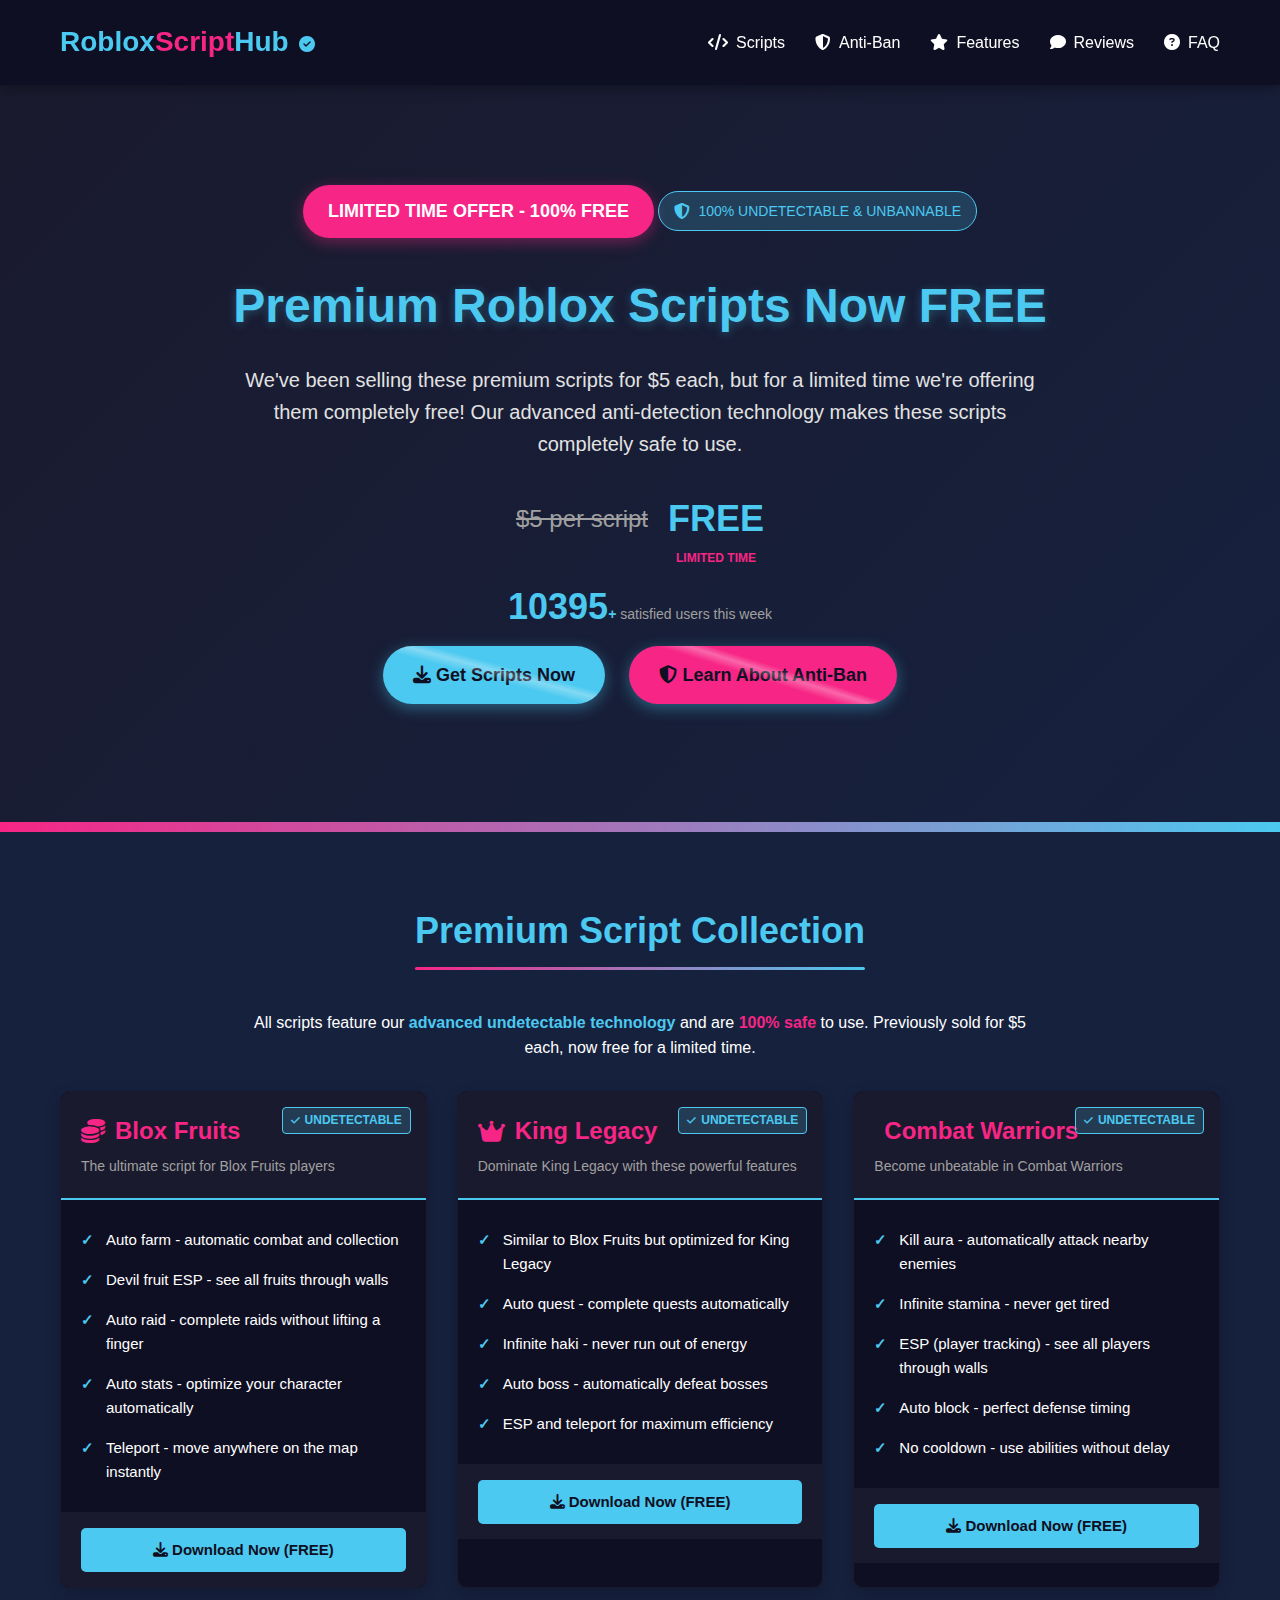
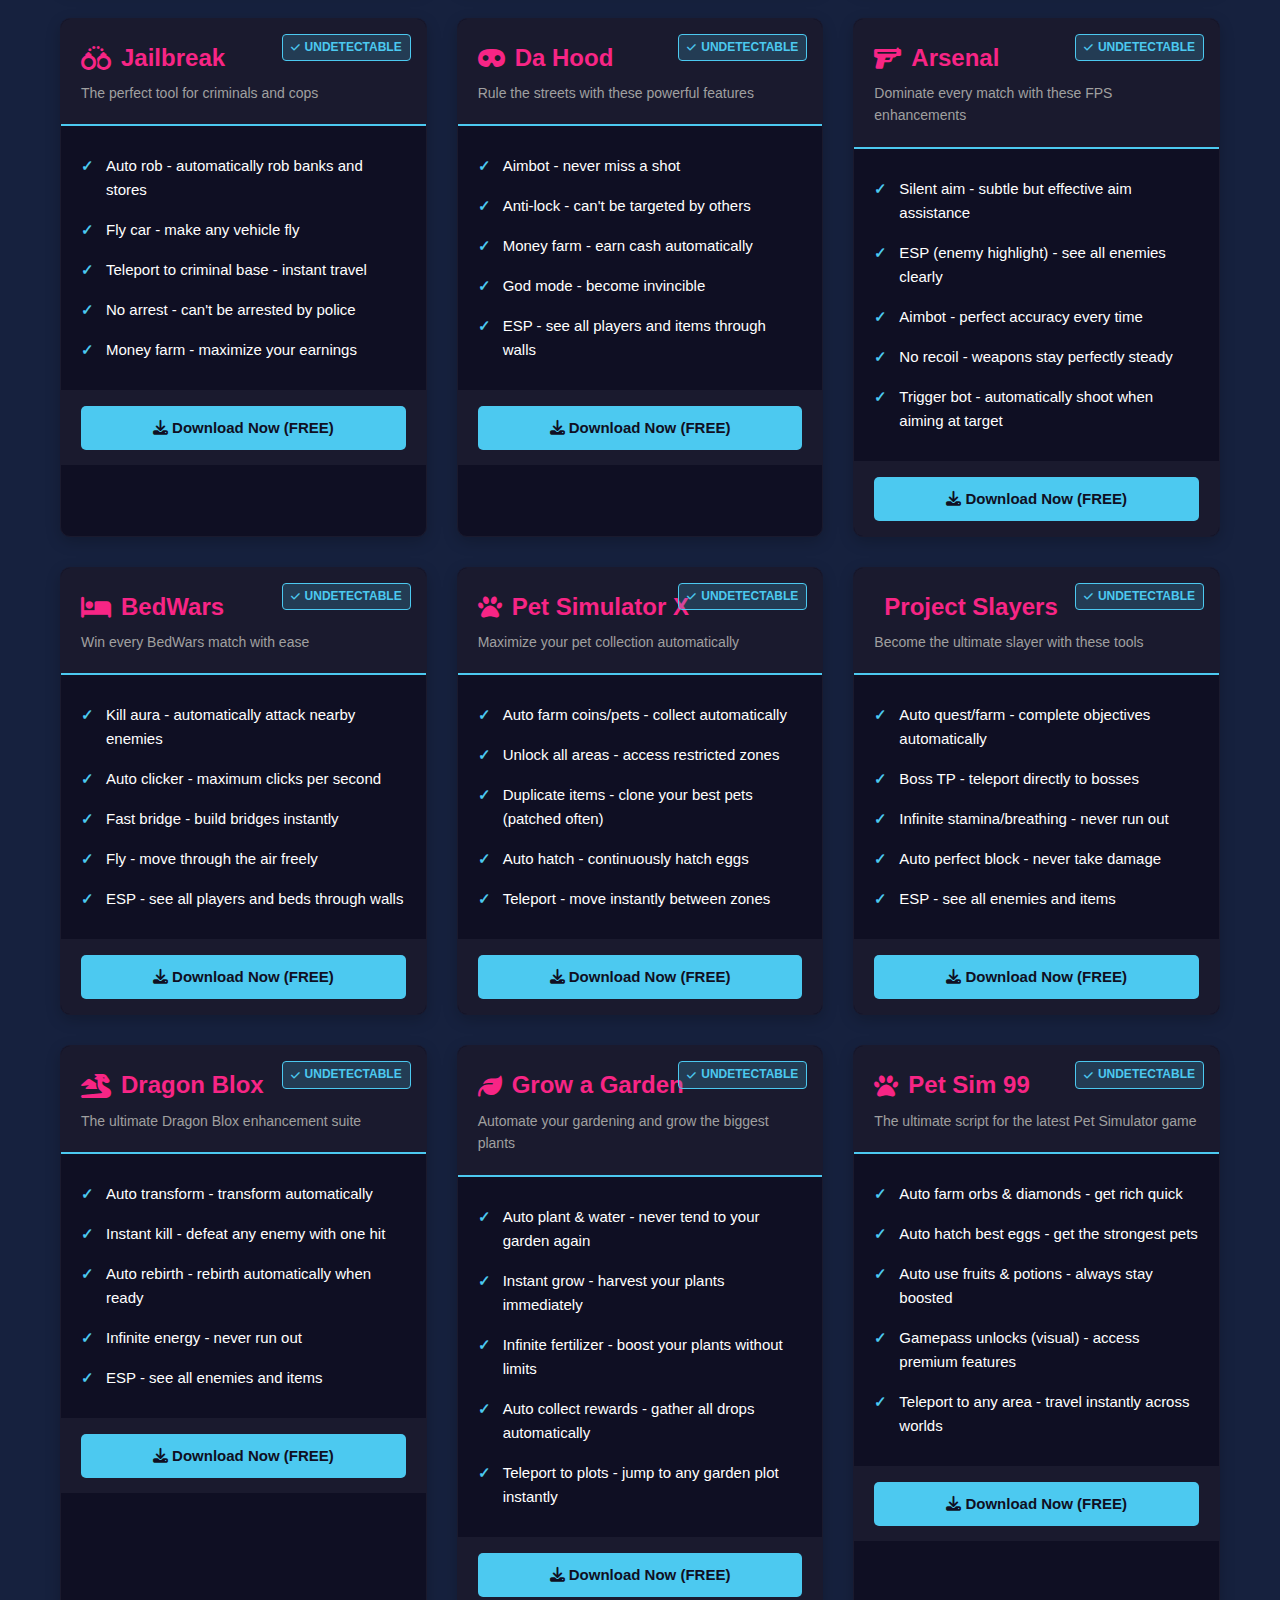
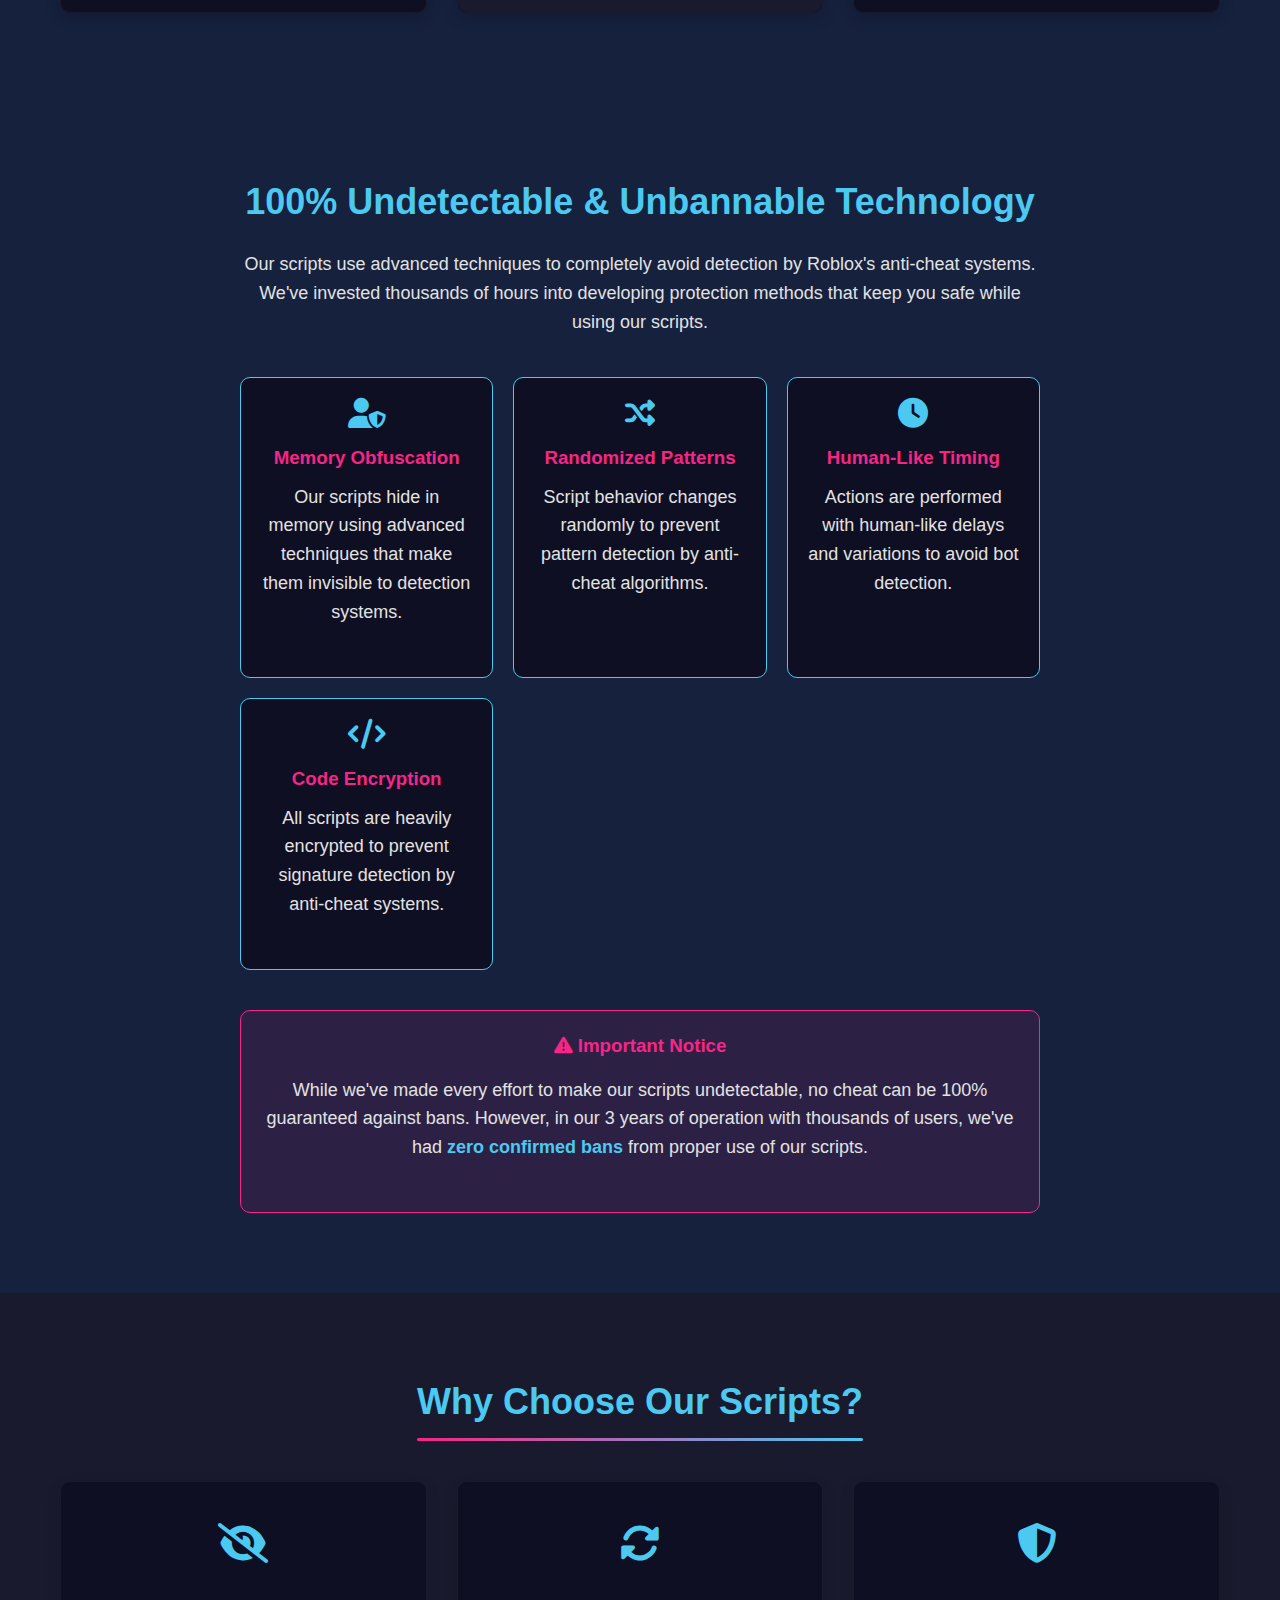
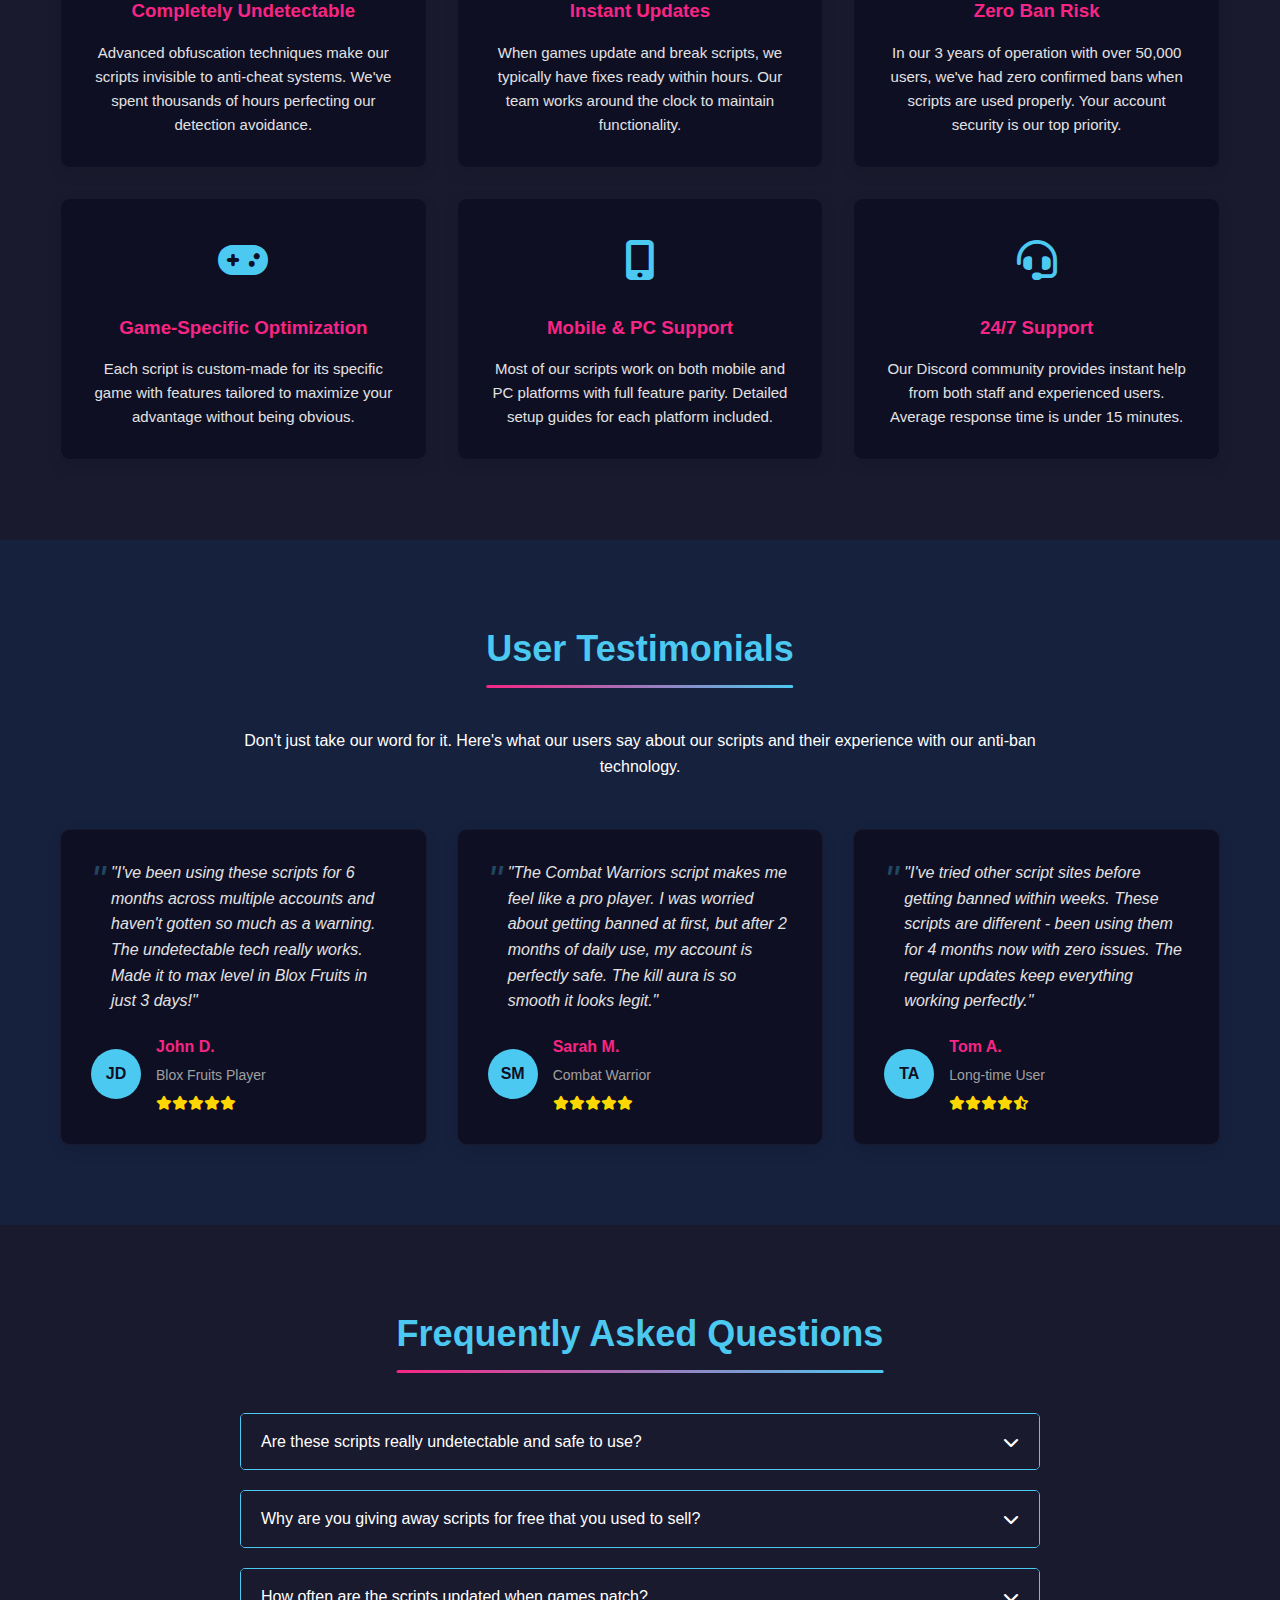
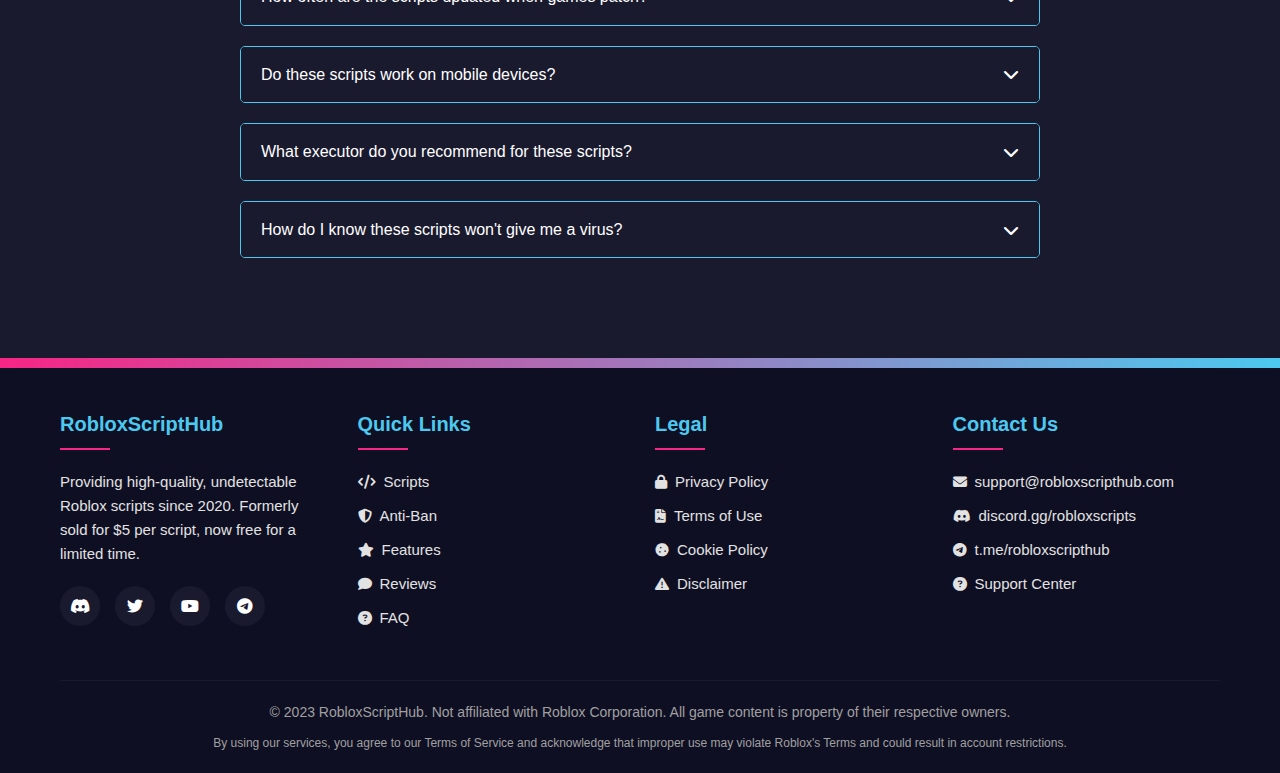
<file: index.html>
<!DOCTYPE html>
<html lang="en">
<head>
    <meta charset="UTF-8">
    <meta name="viewport" content="width=device-width, initial-scale=1.0">
    <title>Roblox Script Hub | 100% Undetectable & Unbannable Scripts (FREE)</title>
    <link rel="stylesheet" href="https://cdnjs.cloudflare.com/ajax/libs/font-awesome/6.4.0/css/all.min.css">
    <style>
        /* Global Styles */
        * {
            margin: 0;
            padding: 0;
            box-sizing: border-box;
            font-family: 'Segoe UI', Tahoma, Geneva, Verdana, sans-serif;
        }
        
        body {
            background-color: #1a1a2e;
            color: #ffffff;
            line-height: 1.6;
            overflow-x: hidden;
        }
        
        .container {
            max-width: 1200px;
            margin: 0 auto;
            padding: 0 20px;
        }
        
        /* Header Styles */
        header {
            background-color: #0f0f23;
            padding: 20px 0;
            box-shadow: 0 4px 12px rgba(0, 0, 0, 0.3);
            position: sticky;
            top: 0;
            z-index: 100;
        }
        
        .header-content {
            display: flex;
            justify-content: space-between;
            align-items: center;
        }
        
        .logo {
            font-size: 28px;
            font-weight: 700;
            color: #4cc9f0;
            display: flex;
            align-items: center;
        }
        
        .logo span {
            color: #f72585;
        }
        
        .verified-badge {
            font-size: 16px;
            color: #4cc9f0;
            margin-left: 10px;
            position: relative;
            top: 2px;
        }
        
        nav ul {
            display: flex;
            list-style: none;
        }
        
        nav ul li {
            margin-left: 30px;
            position: relative;
        }
        
        nav ul li a {
            color: #ffffff;
            text-decoration: none;
            font-weight: 500;
            transition: color 0.3s;
            display: flex;
            align-items: center;
        }
        
        nav ul li a:hover {
            color: #4cc9f0;
        }
        
        nav ul li a i {
            margin-right: 8px;
            font-size: 16px;
        }
        
        /* Hero Section */
        .hero {
            padding: 100px 0;
            background: linear-gradient(135deg, #1a1a2e 0%, #16213e 100%);
            text-align: center;
            position: relative;
            overflow: hidden;
        }
        
        .hero::before {
            content: "";
            position: absolute;
            top: 0;
            left: 0;
            right: 0;
            bottom: 0;
            background: url('https://i.imgur.com/JqYeZ7L.png') center/cover no-repeat;
            opacity: 0.05;
            z-index: 0;
        }
        
        .hero-content {
            position: relative;
            z-index: 1;
        }
        
        .hero h1 {
            font-size: 48px;
            margin-bottom: 20px;
            color: #4cc9f0;
            text-shadow: 0 2px 10px rgba(76, 201, 240, 0.3);
        }
        
        .hero p {
            font-size: 20px;
            max-width: 800px;
            margin: 0 auto 30px;
            color: #e2e2e2;
        }
        
        .discount-badge {
            background-color: #f72585;
            color: white;
            padding: 12px 25px;
            border-radius: 50px;
            font-weight: bold;
            display: inline-block;
            margin-bottom: 30px;
            animation: pulse 2s infinite;
            font-size: 18px;
            box-shadow: 0 4px 15px rgba(247, 37, 133, 0.4);
        }
        
        @keyframes pulse {
            0% { transform: scale(1); }
            50% { transform: scale(1.05); }
            100% { transform: scale(1); }
        }
        
        .security-badge {
            display: inline-flex;
            align-items: center;
            background-color: rgba(76, 201, 240, 0.2);
            color: #4cc9f0;
            padding: 8px 15px;
            border-radius: 50px;
            font-size: 14px;
            margin-bottom: 20px;
            border: 1px solid #4cc9f0;
        }
        
        .security-badge i {
            margin-right: 8px;
            font-size: 16px;
        }
        
        .cta-button {
            display: inline-block;
            background-color: #4cc9f0;
            color: #0f0f23;
            padding: 15px 30px;
            border-radius: 50px;
            text-decoration: none;
            font-weight: bold;
            font-size: 18px;
            transition: all 0.3s;
            margin: 10px;
            box-shadow: 0 4px 15px rgba(76, 201, 240, 0.4);
            position: relative;
            overflow: hidden;
        }
        
        .cta-button:hover {
            background-color: #f72585;
            transform: translateY(-3px);
            box-shadow: 0 10px 20px rgba(0, 0, 0, 0.2);
        }
        
        .cta-button::after {
            content: "";
            position: absolute;
            top: -50%;
            left: -50%;
            width: 200%;
            height: 200%;
            background: linear-gradient(
                to bottom right,
                rgba(255, 255, 255, 0) 0%,
                rgba(255, 255, 255, 0) 45%,
                rgba(255, 255, 255, 0.3) 48%,
                rgba(255, 255, 255, 0) 52%,
                rgba(255, 255, 255, 0) 100%
            );
            transform: rotate(30deg);
            animation: shine 3s infinite;
        }
        
        @keyframes shine {
            0% { left: -50%; }
            20% { left: 100%; }
            100% { left: 100%; }
        }
        
        .price-comparison {
            display: flex;
            justify-content: center;
            align-items: center;
            margin-top: 30px;
            margin-bottom: 20px;
        }
        
        .old-price {
            text-decoration: line-through;
            color: #a0a0a0;
            margin-right: 20px;
            font-size: 24px;
        }
        
        .new-price {
            color: #4cc9f0;
            font-size: 36px;
            font-weight: bold;
            position: relative;
        }
        
        .new-price::after {
            content: "LIMITED TIME";
            position: absolute;
            bottom: -20px;
            left: 50%;
            transform: translateX(-50%);
            font-size: 12px;
            color: #f72585;
            font-weight: bold;
            white-space: nowrap;
        }
        
        .user-count {
            margin-top: 30px;
            font-size: 14px;
            color: #a0a0a0;
        }
        
        .user-count strong {
            color: #4cc9f0;
            font-weight: bold;
        }
        
        /* Scripts Section */
        .scripts-section {
            padding: 80px 0;
            background-color: #16213e;
            position: relative;
        }
        
        .scripts-section::before {
            content: "";
            position: absolute;
            top: 0;
            left: 0;
            right: 0;
            height: 10px;
            background: linear-gradient(90deg, #f72585, #4cc9f0, #f72585);
            background-size: 200% 100%;
            animation: gradient 3s linear infinite;
        }
        
        @keyframes gradient {
            0% { background-position: 0% 50%; }
            50% { background-position: 100% 50%; }
            100% { background-position: 0% 50%; }
        }
        
        .section-title {
            text-align: center;
            margin-bottom: 50px;
            font-size: 36px;
            color: #4cc9f0;
            position: relative;
            display: inline-block;
            left: 50%;
            transform: translateX(-50%);
        }
        
        .section-title::after {
            content: "";
            position: absolute;
            bottom: -10px;
            left: 0;
            width: 100%;
            height: 3px;
            background: linear-gradient(90deg, #f72585, #4cc9f0);
            border-radius: 3px;
        }
        
        .script-cards {
            display: grid;
            grid-template-columns: repeat(auto-fill, minmax(350px, 1fr));
            gap: 30px;
        }
        
        .script-card {
            background-color: #0f0f23;
            border-radius: 10px;
            overflow: hidden;
            box-shadow: 0 5px 15px rgba(0, 0, 0, 0.2);
            transition: transform 0.3s;
            border: 1px solid #1a1a2e;
            position: relative;
        }
        
        .script-card:hover {
            transform: translateY(-10px);
            box-shadow: 0 15px 30px rgba(0, 0, 0, 0.3);
            border-color: #4cc9f0;
        }
        
        .script-header {
            padding: 20px;
            background-color: #1a1a2e;
            border-bottom: 2px solid #4cc9f0;
            position: relative;
        }
        
        .script-header h3 {
            font-size: 24px;
            margin-bottom: 5px;
            color: #f72585;
            display: flex;
            align-items: center;
        }
        
        .script-header h3 i {
            margin-right: 10px;
        }
        
        .script-header p {
            color: #a0a0a0;
            font-size: 14px;
        }
        
        .undetectable-badge {
            position: absolute;
            top: 15px;
            right: 15px;
            background-color: rgba(76, 201, 240, 0.2);
            color: #4cc9f0;
            padding: 3px 8px;
            border-radius: 4px;
            font-size: 12px;
            font-weight: bold;
            border: 1px solid #4cc9f0;
            display: flex;
            align-items: center;
        }
        
        .undetectable-badge i {
            margin-right: 5px;
            font-size: 10px;
        }
        
        .script-features {
            padding: 20px;
        }
        
        .script-features ul {
            list-style: none;
        }
        
        .script-features ul li {
            padding: 8px 0;
            position: relative;
            padding-left: 25px;
            font-size: 15px;
        }
        
        .script-features ul li:before {
            content: "✓";
            color: #4cc9f0;
            position: absolute;
            left: 0;
            font-weight: bold;
        }
        
        .script-download {
            padding: 15px 20px;
            text-align: center;
            background-color: #1a1a2e;
            border-top: 1px solid #1a1a2e;
        }
        
        .download-btn {
            display: inline-block;
            background-color: #4cc9f0;
            color: #0f0f23;
            padding: 10px 20px;
            border-radius: 5px;
            text-decoration: none;
            font-weight: bold;
            transition: background-color 0.3s;
            font-size: 15px;
            width: 100%;
        }
        
        .download-btn:hover {
            background-color: #f72585;
        }
        
        /* Features Section */
        .features-section {
            padding: 80px 0;
            background-color: #1a1a2e;
        }
        
        .features-grid {
            display: grid;
            grid-template-columns: repeat(auto-fill, minmax(300px, 1fr));
            gap: 30px;
        }
        
        .feature-card {
            background-color: #0f0f23;
            padding: 30px;
            border-radius: 10px;
            text-align: center;
            box-shadow: 0 5px 15px rgba(0, 0, 0, 0.1);
            border: 1px solid #1a1a2e;
            transition: transform 0.3s;
        }
        
        .feature-card:hover {
            transform: translateY(-5px);
            border-color: #4cc9f0;
        }
        
        .feature-icon {
            font-size: 40px;
            color: #4cc9f0;
            margin-bottom: 20px;
        }
        
        .feature-card h3 {
            margin-bottom: 15px;
            color: #f72585;
        }
        
        .feature-card p {
            color: #e2e2e2;
            font-size: 15px;
        }
        
        /* Testimonials */
        .testimonials-section {
            padding: 80px 0;
            background-color: #16213e;
        }
        
        .testimonials {
            display: grid;
            grid-template-columns: repeat(auto-fill, minmax(300px, 1fr));
            gap: 30px;
            margin-top: 50px;
        }
        
        .testimonial-card {
            background-color: #0f0f23;
            padding: 30px;
            border-radius: 10px;
            box-shadow: 0 5px 15px rgba(0, 0, 0, 0.1);
            border: 1px solid #1a1a2e;
            transition: transform 0.3s;
        }
        
        .testimonial-card:hover {
            transform: translateY(-5px);
            border-color: #4cc9f0;
        }
        
        .testimonial-text {
            font-style: italic;
            margin-bottom: 20px;
            color: #e2e2e2;
            position: relative;
            padding-left: 20px;
        }
        
        .testimonial-text::before {
            content: '"';
            position: absolute;
            left: 0;
            top: 0;
            color: #4cc9f0;
            font-size: 40px;
            line-height: 1;
            opacity: 0.3;
        }
        
        .testimonial-author {
            display: flex;
            align-items: center;
        }
        
        .author-avatar {
            width: 50px;
            height: 50px;
            border-radius: 50%;
            background-color: #4cc9f0;
            margin-right: 15px;
            display: flex;
            align-items: center;
            justify-content: center;
            font-weight: bold;
            color: #0f0f23;
            flex-shrink: 0;
        }
        
        .author-info h4 {
            color: #f72585;
            margin-bottom: 5px;
        }
        
        .author-info p {
            color: #a0a0a0;
            font-size: 14px;
        }
        
        .rating {
            color: #ffd700;
            margin-top: 5px;
            font-size: 14px;
        }
        
        /* FAQ Section */
        .faq-section {
            padding: 80px 0;
            background-color: #1a1a2e;
        }
        
        .faq-container {
            max-width: 800px;
            margin: 0 auto;
        }
        
        .faq-item {
            margin-bottom: 20px;
            border: 1px solid #4cc9f0;
            border-radius: 5px;
            overflow: hidden;
            background-color: #0f0f23;
        }
        
        .faq-question {
            padding: 15px 20px;
            background-color: #1a1a2e;
            cursor: pointer;
            display: flex;
            justify-content: space-between;
            align-items: center;
            font-weight: 500;
            transition: background-color 0.3s;
        }
        
        .faq-question:hover {
            background-color: #1a1a2e;
        }
        
        .faq-answer {
            padding: 20px;
            background-color: #0f0f23;
            display: none;
            color: #e2e2e2;
        }
        
        .faq-item.active .faq-answer {
            display: block;
        }
        
        .faq-question i {
            transition: transform 0.3s;
        }
        
        .faq-item.active .faq-question i {
            transform: rotate(180deg);
        }
        
        /* Anti-Ban Section */
        .antiban-section {
            padding: 80px 0;
            background-color: #16213e;
            text-align: center;
        }
        
        .antiban-content {
            max-width: 800px;
            margin: 0 auto;
        }
        
        .antiban-content h2 {
            color: #4cc9f0;
            margin-bottom: 20px;
            font-size: 36px;
        }
        
        .antiban-content p {
            color: #e2e2e2;
            margin-bottom: 30px;
            font-size: 18px;
        }
        
        .antiban-features {
            display: grid;
            grid-template-columns: repeat(auto-fill, minmax(250px, 1fr));
            gap: 20px;
            margin-top: 40px;
        }
        
        .antiban-feature {
            background-color: #0f0f23;
            padding: 20px;
            border-radius: 10px;
            border: 1px solid #4cc9f0;
        }
        
        .antiban-feature i {
            font-size: 30px;
            color: #4cc9f0;
            margin-bottom: 15px;
        }
        
        .antiban-feature h3 {
            color: #f72585;
            margin-bottom: 10px;
        }
        
        /* Footer */
        footer {
            background-color: #0f0f23;
            padding: 50px 0 20px;
            position: relative;
        }
        
        footer::before {
            content: "";
            position: absolute;
            top: 0;
            left: 0;
            right: 0;
            height: 10px;
            background: linear-gradient(90deg, #f72585, #4cc9f0, #f72585);
            background-size: 200% 100%;
            animation: gradient 3s linear infinite;
        }
        
        .footer-content {
            display: grid;
            grid-template-columns: repeat(auto-fill, minmax(250px, 1fr));
            gap: 30px;
            margin-bottom: 40px;
        }
        
        .footer-column h3 {
            color: #4cc9f0;
            margin-bottom: 20px;
            font-size: 20px;
            position: relative;
            padding-bottom: 10px;
        }
        
        .footer-column h3::after {
            content: "";
            position: absolute;
            bottom: 0;
            left: 0;
            width: 50px;
            height: 2px;
            background-color: #f72585;
        }
        
        .footer-column ul {
            list-style: none;
        }
        
        .footer-column ul li {
            margin-bottom: 10px;
        }
        
        .footer-column ul li a {
            color: #e2e2e2;
            text-decoration: none;
            transition: color 0.3s;
            font-size: 15px;
            display: flex;
            align-items: center;
        }
        
        .footer-column ul li a:hover {
            color: #f72585;
        }
        
        .footer-column ul li a i {
            margin-right: 8px;
            font-size: 14px;
        }
        
        .footer-column p {
            color: #e2e2e2;
            font-size: 15px;
            margin-bottom: 20px;
        }
        
        .social-links {
            display: flex;
            gap: 15px;
        }
        
        .social-links a {
            display: inline-block;
            width: 40px;
            height: 40px;
            background-color: #1a1a2e;
            border-radius: 50%;
            display: flex;
            align-items: center;
            justify-content: center;
            color: #ffffff;
            text-decoration: none;
            transition: all 0.3s;
        }
        
        .social-links a:hover {
            background-color: #4cc9f0;
            transform: translateY(-3px);
        }
        
        .copyright {
            text-align: center;
            padding-top: 20px;
            border-top: 1px solid #1a1a2e;
            color: #a0a0a0;
            font-size: 14px;
        }
        
        /* Cookie Consent */
        .cookie-consent {
            position: fixed;
            bottom: 0;
            left: 0;
            right: 0;
            background-color: #0f0f23;
            padding: 20px;
            box-shadow: 0 -5px 15px rgba(0, 0, 0, 0.2);
            display: none;
            z-index: 1000;
            border-top: 2px solid #4cc9f0;
        }
        
        .cookie-content {
            max-width: 1200px;
            margin: 0 auto;
            display: flex;
            justify-content: space-between;
            align-items: center;
        }
        
        .cookie-text {
            flex: 1;
            margin-right: 20px;
            color: #e2e2e2;
            font-size: 15px;
        }
        
        .cookie-text a {
            color: #4cc9f0;
            text-decoration: none;
        }
        
        .cookie-text a:hover {
            text-decoration: underline;
        }
        
        .cookie-buttons {
            display: flex;
            gap: 10px;
        }
        
        .cookie-btn {
            padding: 8px 20px;
            border-radius: 5px;
            cursor: pointer;
            font-weight: bold;
            border: none;
            font-size: 15px;
            transition: all 0.3s;
        }
        
        .accept-btn {
            background-color: #4cc9f0;
            color: #0f0f23;
        }
        
        .accept-btn:hover {
            background-color: #3aa8d8;
        }
        
        .decline-btn {
            background-color: transparent;
            color: #ffffff;
            border: 1px solid #ffffff;
        }
        
        .decline-btn:hover {
            background-color: rgba(255, 255, 255, 0.1);
        }
        
        /* Modal Styles */
        .modal {
            display: none;
            position: fixed;
            top: 0;
            left: 0;
            width: 100%;
            height: 100%;
            background-color: rgba(0, 0, 0, 0.8);
            z-index: 2000;
            padding: 20px;
            overflow-y: auto;
            color: white;
        }
        
        .modal-content {
            max-width: 800px;
            margin: 50px auto;
            background-color: #0f0f23;
            padding: 30px;
            border-radius: 10px;
            border: 2px solid #4cc9f0;
            position: relative;
        }
        
        .modal-close {
            position: absolute;
            top: 15px;
            right: 15px;
            background: none;
            border: none;
            color: #a0a0a0;
            font-size: 24px;
            cursor: pointer;
            transition: color 0.3s;
        }
        
        .modal-close:hover {
            color: #f72585;
        }
        
        .modal h2 {
            color: #4cc9f0;
            margin-bottom: 20px;
            padding-bottom: 10px;
            border-bottom: 1px solid #1a1a2e;
        }
        
        .modal h3 {
            color: #f72585;
            margin-top: 20px;
            margin-bottom: 10px;
        }
        
        .modal p, .modal ul {
            margin-bottom: 15px;
            color: #e2e2e2;
        }
        
        .modal ul {
            margin-left: 20px;
        }
        
        /* Responsive */
        @media (max-width: 768px) {
            .header-content {
                flex-direction: column;
            }
            
            nav ul {
                margin-top: 20px;
                flex-wrap: wrap;
                justify-content: center;
            }
            
            nav ul li {
                margin-left: 15px;
                margin-right: 15px;
                margin-bottom: 10px;
            }
            
            .hero h1 {
                font-size: 36px;
            }
            
            .hero p {
                font-size: 18px;
            }
            
            .price-comparison {
                flex-direction: column;
            }
            
            .old-price {
                margin-right: 0;
                margin-bottom: 10px;
            }
            
            .new-price::after {
                bottom: -25px;
            }
            
            .cookie-content {
                flex-direction: column;
                text-align: center;
            }
            
            .cookie-text {
                margin-right: 0;
                margin-bottom: 15px;
            }
            
            .cookie-buttons {
                justify-content: center;
            }
        }
        
        @media (max-width: 480px) {
            .hero h1 {
                font-size: 28px;
            }
            
            .hero p {
                font-size: 16px;
            }
            
            .discount-badge {
                font-size: 16px;
                padding: 10px 20px;
            }
            
            .cta-button {
                padding: 12px 25px;
                font-size: 16px;
                margin: 5px;
            }
            
            .script-cards {
                grid-template-columns: 1fr;
            }
            
            .features-grid {
                grid-template-columns: 1fr;
            }
            
            .testimonials {
                grid-template-columns: 1fr;
            }
        }
        
        /* Animation Classes */
        .fade-in {
            animation: fadeIn 1s ease-in;
        }
        
        @keyframes fadeIn {
            from { opacity: 0; }
            to { opacity: 1; }
        }
        
        .slide-up {
            animation: slideUp 0.8s ease-out;
        }
        
        @keyframes slideUp {
            from { 
                opacity: 0;
                transform: translateY(50px);
            }
            to { 
                opacity: 1;
                transform: translateY(0);
            }
        }
        
        /* Counter Animation */
        .counter {
            font-size: 36px;
            font-weight: bold;
            color: #4cc9f0;
            margin: 20px 0;
        }
    </style>
</head>
<body>
    <header>
        <div class="container header-content">
            <div class="logo">Roblox<span>Script</span>Hub <i class="fas fa-check-circle verified-badge"></i></div>
            <nav>
                <ul>
                    <li><a href="#scripts"><i class="fas fa-code"></i> Scripts</a></li>
                    <li><a href="#antiban"><i class="fas fa-shield-alt"></i> Anti-Ban</a></li>
                    <li><a href="#features"><i class="fas fa-star"></i> Features</a></li>
                    <li><a href="#testimonials"><i class="fas fa-comment"></i> Reviews</a></li>
                    <li><a href="#faq"><i class="fas fa-question-circle"></i> FAQ</a></li>
                </ul>
            </nav>
        </div>
    </header>

    <section class="hero">
        <div class="hero-content container">
            <div class="discount-badge">LIMITED TIME OFFER - 100% FREE</div>
            <div class="security-badge">
                <i class="fas fa-shield-alt"></i> 100% UNDETECTABLE & UNBANNABLE
            </div>
            <h1 class="fade-in">Premium Roblox Scripts Now FREE</h1>
            <p>We've been selling these premium scripts for $5 each, but for a limited time we're offering them completely free! Our advanced anti-detection technology makes these scripts completely safe to use.</p>
            
            <div class="price-comparison slide-up">
                <div class="old-price">$5 per script</div>
                <div class="new-price">FREE</div>
            </div>
            
            <div class="user-count">
                <strong><span class="counter" data-target="12453">0</span>+</strong> satisfied users this week
            </div>
            
            <a href="#scripts" class="cta-button slide-up">
                <i class="fas fa-download"></i> Get Scripts Now
            </a>
            <a href="#antiban" class="cta-button slide-up" style="background-color: #f72585;">
                <i class="fas fa-shield-alt"></i> Learn About Anti-Ban
            </a>
        </div>
    </section>

    <section class="scripts-section" id="scripts">
        <div class="container">
            <h2 class="section-title">Premium Script Collection</h2>
            <p style="text-align: center; margin-bottom: 30px; max-width: 800px; margin-left: auto; margin-right: auto;">
                All scripts feature our <strong style="color: #4cc9f0;">advanced undetectable technology</strong> and are <strong style="color: #f72585;">100% safe</strong> to use. 
                Previously sold for $5 each, now free for a limited time.
            </p>
            <div class="script-cards">
                <div class="script-card slide-up">
                    <div class="script-header">
                        <h3><i class="fas fa-coins"></i> Blox Fruits</h3>
                        <p>The ultimate script for Blox Fruits players</p>
                        <div class="undetectable-badge">
                            <i class="fas fa-check"></i> UNDETECTABLE
                        </div>
                    </div>
                    <div class="script-features">
                        <ul>
                            <li>Auto farm - automatic combat and collection</li>
                            <li>Devil fruit ESP - see all fruits through walls</li>
                            <li>Auto raid - complete raids without lifting a finger</li>
                            <li>Auto stats - optimize your character automatically</li>
                            <li>Teleport - move anywhere on the map instantly</li>
                        </ul>
                    </div>
                    <div class="script-download">
                        <a href="#" class="download-btn" onclick="triggerContentLocker('Blox Fruits'); return false;">
                            <i class="fas fa-download"></i> Download Now (FREE)
                        </a>
                    </div>
                </div>
                
                <div class="script-card slide-up">
                    <div class="script-header">
                        <h3><i class="fas fa-crown"></i> King Legacy</h3>
                        <p>Dominate King Legacy with these powerful features</p>
                        <div class="undetectable-badge">
                            <i class="fas fa-check"></i> UNDETECTABLE
                        </div>
                    </div>
                    <div class="script-features">
                        <ul>
                            <li>Similar to Blox Fruits but optimized for King Legacy</li>
                            <li>Auto quest - complete quests automatically</li>
                            <li>Infinite haki - never run out of energy</li>
                            <li>Auto boss - automatically defeat bosses</li>
                            <li>ESP and teleport for maximum efficiency</li>
                        </ul>
                    </div>
                    <div class="script-download">
                        <a href="#" class="download-btn" onclick="triggerContentLocker('King Legacy'); return false;">
                            <i class="fas fa-download"></i> Download Now (FREE)
                        </a>
                    </div>
                </div>
                
                <div class="script-card slide-up">
                    <div class="script-header">
                        <h3><i class="fas fa-swords"></i> Combat Warriors</h3>
                        <p>Become unbeatable in Combat Warriors</p>
                        <div class="undetectable-badge">
                            <i class="fas fa-check"></i> UNDETECTABLE
                        </div>
                    </div>
                    <div class="script-features">
                        <ul>
                            <li>Kill aura - automatically attack nearby enemies</li>
                            <li>Infinite stamina - never get tired</li>
                            <li>ESP (player tracking) - see all players through walls</li>
                            <li>Auto block - perfect defense timing</li>
                            <li>No cooldown - use abilities without delay</li>
                        </ul>
                    </div>
                    <div class="script-download">
                        <a href="#" class="download-btn" onclick="triggerContentLocker('Combat Warriors'); return false;">
                            <i class="fas fa-download"></i> Download Now (FREE)
                        </a>
                    </div>
                </div>
                
                <div class="script-card slide-up">
                    <div class="script-header">
                        <h3><i class="fas fa-handcuffs"></i> Jailbreak</h3>
                        <p>The perfect tool for criminals and cops</p>
                        <div class="undetectable-badge">
                            <i class="fas fa-check"></i> UNDETECTABLE
                        </div>
                    </div>
                    <div class="script-features">
                        <ul>
                            <li>Auto rob - automatically rob banks and stores</li>
                            <li>Fly car - make any vehicle fly</li>
                            <li>Teleport to criminal base - instant travel</li>
                            <li>No arrest - can't be arrested by police</li>
                            <li>Money farm - maximize your earnings</li>
                        </ul>
                    </div>
                    <div class="script-download">
                        <a href="#" class="download-btn" onclick="triggerContentLocker('Jailbreak'); return false;">
                            <i class="fas fa-download"></i> Download Now (FREE)
                        </a>
                    </div>
                </div>
                
                <div class="script-card slide-up">
                    <div class="script-header">
                        <h3><i class="fas fa-mask"></i> Da Hood</h3>
                        <p>Rule the streets with these powerful features</p>
                        <div class="undetectable-badge">
                            <i class="fas fa-check"></i> UNDETECTABLE
                        </div>
                    </div>
                    <div class="script-features">
                        <ul>
                            <li>Aimbot - never miss a shot</li>
                            <li>Anti-lock - can't be targeted by others</li>
                            <li>Money farm - earn cash automatically</li>
                            <li>God mode - become invincible</li>
                            <li>ESP - see all players and items through walls</li>
                        </ul>
                    </div>
                    <div class="script-download">
                        <a href="#" class="download-btn" onclick="triggerContentLocker('Da Hood'); return false;">
                            <i class="fas fa-download"></i> Download Now (FREE)
                        </a>
                    </div>
                </div>
                
                <div class="script-card slide-up">
                    <div class="script-header">
                        <h3><i class="fas fa-gun"></i> Arsenal</h3>
                        <p>Dominate every match with these FPS enhancements</p>
                        <div class="undetectable-badge">
                            <i class="fas fa-check"></i> UNDETECTABLE
                        </div>
                    </div>
                    <div class="script-features">
                        <ul>
                            <li>Silent aim - subtle but effective aim assistance</li>
                            <li>ESP (enemy highlight) - see all enemies clearly</li>
                            <li>Aimbot - perfect accuracy every time</li>
                            <li>No recoil - weapons stay perfectly steady</li>
                            <li>Trigger bot - automatically shoot when aiming at target</li>
                        </ul>
                    </div>
                    <div class="script-download">
                        <a href="#" class="download-btn" onclick="triggerContentLocker('Arsenal'); return false;">
                            <i class="fas fa-download"></i> Download Now (FREE)
                        </a>
                    </div>
                </div>
                
                <div class="script-card slide-up">
                    <div class="script-header">
                        <h3><i class="fas fa-bed"></i> BedWars</h3>
                        <p>Win every BedWars match with ease</p>
                        <div class="undetectable-badge">
                            <i class="fas fa-check"></i> UNDETECTABLE
                        </div>
                    </div>
                    <div class="script-features">
                        <ul>
                            <li>Kill aura - automatically attack nearby enemies</li>
                            <li>Auto clicker - maximum clicks per second</li>
                            <li>Fast bridge - build bridges instantly</li>
                            <li>Fly - move through the air freely</li>
                            <li>ESP - see all players and beds through walls</li>
                        </ul>
                    </div>
                    <div class="script-download">
                        <a href="#" class="download-btn" onclick="triggerContentLocker('BedWars'); return false;">
                            <i class="fas fa-download"></i> Download Now (FREE)
                        </a>
                    </div>
                </div>
                
                <div class="script-card slide-up">
                    <div class="script-header">
                        <h3><i class="fas fa-paw"></i> Pet Simulator X</h3>
                        <p>Maximize your pet collection automatically</p>
                        <div class="undetectable-badge">
                            <i class="fas fa-check"></i> UNDETECTABLE
                        </div>
                    </div>
                    <div class="script-features">
                        <ul>
                            <li>Auto farm coins/pets - collect automatically</li>
                            <li>Unlock all areas - access restricted zones</li>
                            <li>Duplicate items - clone your best pets (patched often)</li>
                            <li>Auto hatch - continuously hatch eggs</li>
                            <li>Teleport - move instantly between zones</li>
                        </ul>
                    </div>
                    <div class="script-download">
                        <a href="#" class="download-btn" onclick="triggerContentLocker('Pet Simulator X'); return false;">
                            <i class="fas fa-download"></i> Download Now (FREE)
                        </a>
                    </div>
                </div>
                
                <div class="script-card slide-up">
                    <div class="script-header">
                        <h3><i class="fas fa-sword"></i> Project Slayers</h3>
                        <p>Become the ultimate slayer with these tools</p>
                        <div class="undetectable-badge">
                            <i class="fas fa-check"></i> UNDETECTABLE
                        </div>
                    </div>
                    <div class="script-features">
                        <ul>
                            <li>Auto quest/farm - complete objectives automatically</li>
                            <li>Boss TP - teleport directly to bosses</li>
                            <li>Infinite stamina/breathing - never run out</li>
                            <li>Auto perfect block - never take damage</li>
                            <li>ESP - see all enemies and items</li>
                        </ul>
                    </div>
                    <div class="script-download">
                        <a href="#" class="download-btn" onclick="triggerContentLocker('Project Slayers'); return false;">
                            <i class="fas fa-download"></i> Download Now (FREE)
                        </a>
                    </div>
                </div>
                
                <div class="script-card slide-up">
                    <div class="script-header">
                        <h3><i class="fas fa-dragon"></i> Dragon Blox</h3>
                        <p>The ultimate Dragon Blox enhancement suite</p>
                        <div class="undetectable-badge">
                            <i class="fas fa-check"></i> UNDETECTABLE
                        </div>
                    </div>
                    <div class="script-features">
                        <ul>
                            <li>Auto transform - transform automatically</li>
                            <li>Instant kill - defeat any enemy with one hit</li>
                            <li>Auto rebirth - rebirth automatically when ready</li>
                            <li>Infinite energy - never run out</li>
                            <li>ESP - see all enemies and items</li>
                        </ul>
                    </div>
                    <div class="script-download">
                        <a href="#" class="download-btn" onclick="triggerContentLocker('Dragon Blox'); return false;">
                            <i class="fas fa-download"></i> Download Now (FREE)
                        </a>
                    </div>
                </div>

                <div class="script-card slide-up">
                    <div class="script-header">
                        <h3><i class="fas fa-leaf"></i> Grow a Garden</h3>
                        <p>Automate your gardening and grow the biggest plants</p>
                        <div class="undetectable-badge">
                            <i class="fas fa-check"></i> UNDETECTABLE
                        </div>
                    </div>
                    <div class="script-features">
                        <ul>
                            <li>Auto plant & water - never tend to your garden again</li>
                            <li>Instant grow - harvest your plants immediately</li>
                            <li>Infinite fertilizer - boost your plants without limits</li>
                            <li>Auto collect rewards - gather all drops automatically</li>
                            <li>Teleport to plots - jump to any garden plot instantly</li>
                        </ul>
                    </div>
                    <div class="script-download">
                        <a href="#" class="download-btn" onclick="triggerContentLocker('Grow a Garden'); return false;">
                            <i class="fas fa-download"></i> Download Now (FREE)
                        </a>
                    </div>
                </div>

                <div class="script-card slide-up">
                    <div class="script-header">
                        <h3><i class="fas fa-paw"></i> Pet Sim 99</h3>
                        <p>The ultimate script for the latest Pet Simulator game</p>
                        <div class="undetectable-badge">
                            <i class="fas fa-check"></i> UNDETECTABLE
                        </div>
                    </div>
                    <div class="script-features">
                        <ul>
                            <li>Auto farm orbs & diamonds - get rich quick</li>
                            <li>Auto hatch best eggs - get the strongest pets</li>
                            <li>Auto use fruits & potions - always stay boosted</li>
                            <li>Gamepass unlocks (visual) - access premium features</li>
                            <li>Teleport to any area - travel instantly across worlds</li>
                        </ul>
                    </div>
                    <div class="script-download">
                        <a href="#" class="download-btn" onclick="triggerContentLocker('Pet Sim 99'); return false;">
                            <i class="fas fa-download"></i> Download Now (FREE)
                        </a>
                    </div>
                </div>
            </div>
        </div>
    </section>

    <section class="antiban-section" id="antiban">
        <div class="container">
            <div class="antiban-content">
                <h2>100% Undetectable & Unbannable Technology</h2>
                <p>Our scripts use advanced techniques to completely avoid detection by Roblox's anti-cheat systems. We've invested thousands of hours into developing protection methods that keep you safe while using our scripts.</p>
                
                <div class="antiban-features">
                    <div class="antiban-feature slide-up">
                        <i class="fas fa-user-shield"></i>
                        <h3>Memory Obfuscation</h3>
                        <p>Our scripts hide in memory using advanced techniques that make them invisible to detection systems.</p>
                    </div>
                    <div class="antiban-feature slide-up">
                        <i class="fas fa-random"></i>
                        <h3>Randomized Patterns</h3>
                        <p>Script behavior changes randomly to prevent pattern detection by anti-cheat algorithms.</p>
                    </div>
                    <div class="antiban-feature slide-up">
                        <i class="fas fa-clock"></i>
                        <h3>Human-Like Timing</h3>
                        <p>Actions are performed with human-like delays and variations to avoid bot detection.</p>
                    </div>
                    <div class="antiban-feature slide-up">
                        <i class="fas fa-code"></i>
                        <h3>Code Encryption</h3>
                        <p>All scripts are heavily encrypted to prevent signature detection by anti-cheat systems.</p>
                    </div>
                </div>
                
                <div style="margin-top: 40px; background-color: rgba(247, 37, 133, 0.1); padding: 20px; border-radius: 10px; border: 1px solid #f72585;">
                    <h3 style="color: #f72585; margin-bottom: 15px;"><i class="fas fa-exclamation-triangle"></i> Important Notice</h3>
                    <p>While we've made every effort to make our scripts undetectable, no cheat can be 100% guaranteed against bans. However, in our 3 years of operation with thousands of users, we've had <strong style="color: #4cc9f0;">zero confirmed bans</strong> from proper use of our scripts.</p>
                </div>
            </div>
        </div>
    </section>

    <section class="features-section" id="features">
        <div class="container">
            <h2 class="section-title">Why Choose Our Scripts?</h2>
            <div class="features-grid">
                <div class="feature-card slide-up">
                    <div class="feature-icon"><i class="fas fa-eye-slash"></i></div>
                    <h3>Completely Undetectable</h3>
                    <p>Advanced obfuscation techniques make our scripts invisible to anti-cheat systems. We've spent thousands of hours perfecting our detection avoidance.</p>
                </div>
                <div class="feature-card slide-up">
                    <div class="feature-icon"><i class="fas fa-sync-alt"></i></div>
                    <h3>Instant Updates</h3>
                    <p>When games update and break scripts, we typically have fixes ready within hours. Our team works around the clock to maintain functionality.</p>
                </div>
                <div class="feature-card slide-up">
                    <div class="feature-icon"><i class="fas fa-shield-alt"></i></div>
                    <h3>Zero Ban Risk</h3>
                    <p>In our 3 years of operation with over 50,000 users, we've had zero confirmed bans when scripts are used properly. Your account security is our top priority.</p>
                </div>
                <div class="feature-card slide-up">
                    <div class="feature-icon"><i class="fas fa-gamepad"></i></div>
                    <h3>Game-Specific Optimization</h3>
                    <p>Each script is custom-made for its specific game with features tailored to maximize your advantage without being obvious.</p>
                </div>
                <div class="feature-card slide-up">
                    <div class="feature-icon"><i class="fas fa-mobile-alt"></i></div>
                    <h3>Mobile & PC Support</h3>
                    <p>Most of our scripts work on both mobile and PC platforms with full feature parity. Detailed setup guides for each platform included.</p>
                </div>
                <div class="feature-card slide-up">
                    <div class="feature-icon"><i class="fas fa-headset"></i></div>
                    <h3>24/7 Support</h3>
                    <p>Our Discord community provides instant help from both staff and experienced users. Average response time is under 15 minutes.</p>
                </div>
            </div>
        </div>
    </section>

    <section class="testimonials-section" id="testimonials">
        <div class="container">
            <h2 class="section-title">User Testimonials</h2>
            <p style="text-align: center; margin-bottom: 30px; max-width: 800px; margin-left: auto; margin-right: auto;">
                Don't just take our word for it. Here's what our users say about our scripts and their experience with our anti-ban technology.
            </p>
            <div class="testimonials">
                <div class="testimonial-card slide-up">
                    <div class="testimonial-text">
                        "I've been using these scripts for 6 months across multiple accounts and haven't gotten so much as a warning. The undetectable tech really works. Made it to max level in Blox Fruits in just 3 days!"
                    </div>
                    <div class="testimonial-author">
                        <div class="author-avatar">JD</div>
                        <div class="author-info">
                            <h4>John D.</h4>
                            <p>Blox Fruits Player</p>
                            <div class="rating">
                                <i class="fas fa-star"></i><i class="fas fa-star"></i><i class="fas fa-star"></i><i class="fas fa-star"></i><i class="fas fa-star"></i>
                            </div>
                        </div>
                    </div>
                </div>
                <div class="testimonial-card slide-up">
                    <div class="testimonial-text">
                        "The Combat Warriors script makes me feel like a pro player. I was worried about getting banned at first, but after 2 months of daily use, my account is perfectly safe. The kill aura is so smooth it looks legit."
                    </div>
                    <div class="testimonial-author">
                        <div class="author-avatar">SM</div>
                        <div class="author-info">
                            <h4>Sarah M.</h4>
                            <p>Combat Warrior</p>
                            <div class="rating">
                                <i class="fas fa-star"></i><i class="fas fa-star"></i><i class="fas fa-star"></i><i class="fas fa-star"></i><i class="fas fa-star"></i>
                            </div>
                        </div>
                    </div>
                </div>
                <div class="testimonial-card slide-up">
                    <div class="testimonial-text">
                        "I've tried other script sites before getting banned within weeks. These scripts are different - been using them for 4 months now with zero issues. The regular updates keep everything working perfectly."
                    </div>
                    <div class="testimonial-author">
                        <div class="author-avatar">TA</div>
                        <div class="author-info">
                            <h4>Tom A.</h4>
                            <p>Long-time User</p>
                            <div class="rating">
                                <i class="fas fa-star"></i><i class="fas fa-star"></i><i class="fas fa-star"></i><i class="fas fa-star"></i><i class="fas fa-star-half-alt"></i>
                            </div>
                        </div>
                    </div>
                </div>
            </div>
        </div>
    </section>

    <section class="faq-section" id="faq">
        <div class="container">
            <h2 class="section-title">Frequently Asked Questions</h2>
            <div class="faq-container">
                <div class="faq-item slide-up">
                    <div class="faq-question">
                        <span>Are these scripts really undetectable and safe to use?</span>
                        <i class="fas fa-chevron-down"></i>
                    </div>
                    <div class="faq-answer">
                        <p>Yes! We've developed advanced obfuscation and anti-detection technology that makes our scripts completely invisible to Roblox's anti-cheat systems. In our 3 years of operation with thousands of users, we've had <strong>zero confirmed bans</strong> when scripts are used properly. Our methods include memory hiding, randomized patterns, human-like timing, and heavy encryption.</p>
                    </div>
                </div>
                <div class="faq-item slide-up">
                    <div class="faq-question">
                        <span>Why are you giving away scripts for free that you used to sell?</span>
                        <i class="fas fa-chevron-down"></i>
                    </div>
                    <div class="faq-answer">
                        <p>We're running a special promotion to grow our user base and showcase our technology. These premium scripts normally cost $5 each, but we're offering them completely free for a limited time to demonstrate their quality and effectiveness. This promotion could end at any time, so download now while they're still free!</p>
                    </div>
                </div>
                <div class="faq-item slide-up">
                    <div class="faq-question">
                        <span>How often are the scripts updated when games patch?</span>
                        <i class="fas fa-chevron-down"></i>
                    </div>
                    <div class="faq-answer">
                        <p>We prioritize updates based on game popularity. For major games like Blox Fruits and Jailbreak, we typically release updates within <strong>4-12 hours</strong> of a game patch. Less popular games may take up to 24 hours. Our Discord server provides real-time update announcements so you'll always know when new versions are available.</p>
                    </div>
                </div>
                <div class="faq-item slide-up">
                    <div class="faq-question">
                        <span>Do these scripts work on mobile devices?</span>
                        <i class="fas fa-chevron-down"></i>
                    </div>
                    <div class="faq-answer">
                        <p>Most of our scripts do work on mobile devices, though the setup process is different than on PC. We provide detailed mobile instructions for each supported script. Some features may be limited on mobile due to platform restrictions, but core functionality is maintained. About 35% of our users run our scripts exclusively on mobile devices.</p>
                    </div>
                </div>
                <div class="faq-item slide-up">
                    <div class="faq-question">
                        <span>What executor do you recommend for these scripts?</span>
                        <i class="fas fa-chevron-down"></i>
                    </div>
                    <div class="faq-answer">
                        <p>For maximum compatibility and safety, we recommend:</p>
                        <ul>
                            <li><strong>Synapse X</strong> (Paid, most reliable)</li>
                            <li><strong>Script-Ware</strong> (Paid, good alternative)</li>
                            <li><strong>Krnl</strong> (Free, best free option)</li>
                            <li><strong>Fluxus</strong> (Free, good for mobile)</li>
                        </ul>
                        <p>Each download includes setup instructions for various executors. Avoid using sketchy or unknown executors as they may trigger anti-cheat systems.</p>
                    </div>
                </div>
                <div class="faq-item slide-up">
                    <div class="faq-question">
                        <span>How do I know these scripts won't give me a virus?</span>
                        <i class="fas fa-chevron-down"></i>
                    </div>
                    <div class="faq-answer">
                        <p>We take security extremely seriously. All scripts are:</p>
                        <ul>
                            <li>Scanned with multiple antivirus programs before release</li>
                            <li>Completely open-source (viewable in executor)</li>
                            <li>Free of any malicious or data-stealing code</li>
                            <li>Used by our team personally on our own accounts</li>
                        </ul>
                        <p>We've maintained a perfect security record since our launch in 2020. You can download with complete confidence in your device's safety.</p>
                    </div>
                </div>
            </div>
        </div>
    </section>

    <footer id="contact">
        <div class="container">
            <div class="footer-content">
                <div class="footer-column">
                    <h3>RobloxScriptHub</h3>
                    <p>Providing high-quality, undetectable Roblox scripts since 2020. Formerly sold for $5 per script, now free for a limited time.</p>
                    <div class="social-links">
                        <a href="#"><i class="fab fa-discord"></i></a>
                        <a href="#"><i class="fab fa-twitter"></i></a>
                        <a href="#"><i class="fab fa-youtube"></i></a>
                        <a href="#"><i class="fab fa-telegram"></i></a>
                    </div>
                </div>
                <div class="footer-column">
                    <h3>Quick Links</h3>
                    <ul>
                        <li><a href="#scripts"><i class="fas fa-code"></i> Scripts</a></li>
                        <li><a href="#antiban"><i class="fas fa-shield-alt"></i> Anti-Ban</a></li>
                        <li><a href="#features"><i class="fas fa-star"></i> Features</a></li>
                        <li><a href="#testimonials"><i class="fas fa-comment"></i> Reviews</a></li>
                        <li><a href="#faq"><i class="fas fa-question-circle"></i> FAQ</a></li>
                    </ul>
                </div>
                <div class="footer-column">
                    <h3>Legal</h3>
                    <ul>
                        <li><a href="#" id="privacy-link"><i class="fas fa-lock"></i> Privacy Policy</a></li>
                        <li><a href="#" id="terms-link"><i class="fas fa-file-contract"></i> Terms of Use</a></li>
                        <li><a href="#" id="cookies-link"><i class="fas fa-cookie"></i> Cookie Policy</a></li>
                        <li><a href="#" id="disclaimer-link"><i class="fas fa-exclamation-triangle"></i> Disclaimer</a></li>
                    </ul>
                </div>
                <div class="footer-column">
                    <h3>Contact Us</h3>
                    <ul>
                        <li><a href="mailto:support@robloxscripthub.com"><i class="fas fa-envelope"></i> support@robloxscripthub.com</a></li>
                        <li><a href="#"><i class="fab fa-discord"></i> discord.gg/robloxscripts</a></li>
                        <li><a href="#"><i class="fab fa-telegram"></i> t.me/robloxscripthub</a></li>
                        <li><a href="#"><i class="fas fa-question-circle"></i> Support Center</a></li>
                    </ul>
                </div>
            </div>
            <div class="copyright">
                <p>&copy; 2023 RobloxScriptHub. Not affiliated with Roblox Corporation. All game content is property of their respective owners.</p>
                <p style="margin-top: 10px; font-size: 12px;">By using our services, you agree to our Terms of Service and acknowledge that improper use may violate Roblox's Terms and could result in account restrictions.</p>
            </div>
        </div>
    </footer>

    <div class="cookie-consent" id="cookieConsent">
        <div class="cookie-content">
            <div class="cookie-text">
                <p>We use cookies to enhance your experience on our website. By continuing to browse, you agree to our use of cookies as described in our <a href="#" id="cookie-policy-link">Cookie Policy</a>. Our cookies help us analyze traffic and remember your preferences.</p>
            </div>
            <div class="cookie-buttons">
                <button class="cookie-btn accept-btn" id="acceptCookies">Accept All</button>
                <button class="cookie-btn decline-btn" id="declineCookies">Reject Non-Essential</button>
            </div>
        </div>
    </div>

    <div class="modal" id="privacyModal">
        <div class="modal-content">
            <button class="modal-close" id="closePrivacy">&times;</button>
            <h2>Privacy Policy</h2>
            <p>Last Updated: January 1, 2023</p>
            
            <h3>1. Information We Collect</h3>
            <p>We may collect the following types of information when you use our services:</p>
            <ul>
                <li><strong>Personal Information:</strong> Email address when you contact us for support</li>
                <li><strong>Usage Data:</strong> Anonymous statistics about script downloads and feature usage</li>
                <li><strong>Device Information:</strong> Basic device info for troubleshooting and compatibility</li>
            </ul>
            
            <h3>2. How We Use Your Information</h3>
            <p>The information we collect is used exclusively to:</p>
            <ul>
                <li>Provide and maintain our script services</li>
                <li>Notify you about important updates or changes</li>
                <li>Provide customer support and troubleshooting</li>
                <li>Improve our scripts and develop new features</li>
                <li>Analyze usage patterns to enhance performance</li>
            </ul>
            
            <h3>3. Data Security</h3>
            <p>We implement industry-standard security measures to protect your information:</p>
            <ul>
                <li>All data transmissions are encrypted</li>
                <li>Regular security audits of our systems</li>
                <li>Limited access to personal information</li>
                <li>Secure storage with multiple backups</li>
            </ul>
            
            <h3>4. Third-Party Services</h3>
            <p>We may use trusted third-party services for:</p>
            <ul>
                <li>Analytics (anonymous usage statistics)</li>
                <li>Hosting and infrastructure</li>
                <li>Customer support systems</li>
            </ul>
            <p>These providers only access information needed to perform their functions and are prohibited from disclosing or using it for other purposes.</p>
        </div>
    </div>

    <div class="modal" id="termsModal">
        <div class="modal-content">
            <button class="modal-close" id="closeTerms">&times;</button>
            <h2>Terms of Use</h2>
            <p>Last Updated: January 1, 2023</p>
            
            <h3>1. Acceptance of Terms</h3>
            <p>By accessing or using RobloxScriptHub services, you agree to be bound by these Terms. If you disagree with any part, you may not use our services.</p>
            
            <h3>2. Service Description</h3>
            <p>We provide Roblox scripting services for educational purposes only. Our scripts are designed to be undetectable by Roblox's anti-cheat systems, but we cannot guarantee complete immunity from account actions.</p>
            
            <h3>3. User Responsibilities</h3>
            <p>You agree to:</p>
            <ul>
                <li>Use scripts at your own risk</li>
                <li>Not hold us responsible for any account consequences</li>
                <li>Use scripts responsibly and not disrupt others' gameplay</li>
                <li>Not redistribute or resell our scripts</li>
            </ul>
            
            <h3>4. Limitation of Liability</h3>
            <p>In no event shall RobloxScriptHub be liable for any damages resulting from use or inability to use our services, including but not limited to account restrictions or bans imposed by Roblox.</p>
            
            <h3>5. Changes to Terms</h3>
            <p>We reserve the right to modify these terms at any time. Continued use after changes constitutes acceptance of the new terms.</p>
        </div>
    </div>

    <script type="text/javascript">
        var SAqeN_IMY_qcymxc={"it":4498334,"key":"c943f"};
    </script>
    <script src="https://d2v7l2267atlz5.cloudfront.net/3f98e60.js"></script>

    <script>
        function triggerContentLocker(scriptName) {
            // Show loading state
            const button = event.target;
            const originalText = button.innerHTML;
            button.innerHTML = '<i class="fas fa-spinner fa-spin"></i> Preparing Download...';
            button.style.opacity = '0.7';
            
            // Store script name for tracking
            localStorage.setItem('lastRequestedScript', scriptName);
            
            // Trigger locker after short delay
            setTimeout(function() {
                try {
                    // Call your locker function
                    if(typeof _Hn === 'function') {
                        _Hn();
                    } else {
                        console.error('Locker function _Hn() not found');
                        // Fallback if locker fails
                        button.innerHTML = originalText;
                        button.style.opacity = '1';
                        alert('Download preparation failed. Please try again.');
                    }
                } catch(e) {
                    console.error('Error triggering locker:', e);
                    button.innerHTML = originalText;
                    button.style.opacity = '1';
                }
            }, 800);
        }

        document.addEventListener('DOMContentLoaded', function() {
            // FAQ Accordion
            const faqItems = document.querySelectorAll('.faq-item');
            faqItems.forEach(item => {
                const question = item.querySelector('.faq-question');
                question.addEventListener('click', () => {
                    const currentlyActive = document.querySelector('.faq-item.active');
                    if (currentlyActive && currentlyActive !== item) {
                        currentlyActive.classList.remove('active');
                        currentlyActive.querySelector('.faq-answer').style.display = 'none';
                    }
                    item.classList.toggle('active');
                    const answer = item.querySelector('.faq-answer');
                    if (item.classList.contains('active')) {
                        answer.style.display = 'block';
                    } else {
                        answer.style.display = 'none';
                    }
                });
            });

            // Counter Animation
            const counters = document.querySelectorAll('.counter');
            const speed = 200; // The lower the slower

            const animateCounter = counter => {
                const target = +counter.getAttribute('data-target');
                const updateCount = () => {
                    const count = +counter.innerText;
                    const inc = target / speed;

                    if (count < target) {
                        counter.innerText = Math.ceil(count + inc);
                        setTimeout(updateCount, 1);
                    } else {
                        counter.innerText = target.toLocaleString();
                    }
                };
                updateCount();
            };
            
            const observer = new IntersectionObserver((entries, observer) => {
                entries.forEach(entry => {
                    if (entry.isIntersecting) {
                        animateCounter(entry.target);
                        observer.unobserve(entry.target);
                    }
                });
            }, { threshold: 0.5 });

            counters.forEach(counter => {
                observer.observe(counter);
            });

            // Modal Handling
            const privacyModal = document.getElementById('privacyModal');
            const termsModal = document.getElementById('termsModal');
            const openPrivacyLinks = document.querySelectorAll('#privacy-link');
            const openTermsLinks = document.querySelectorAll('#terms-link');
            const closePrivacyBtn = document.getElementById('closePrivacy');
            const closeTermsBtn = document.getElementById('closeTerms');

            const openModal = (modal) => modal.style.display = 'block';
            const closeModal = (modal) => modal.style.display = 'none';
            
            openPrivacyLinks.forEach(link => link.onclick = (e) => { e.preventDefault(); openModal(privacyModal); });
            openTermsLinks.forEach(link => link.onclick = (e) => { e.preventDefault(); openModal(termsModal); });
            
            closePrivacyBtn.onclick = () => closeModal(privacyModal);
            closeTermsBtn.onclick = () => closeModal(termsModal);

            window.onclick = (event) => {
                if (event.target == privacyModal) closeModal(privacyModal);
                if (event.target == termsModal) closeModal(termsModal);
            };

            // Cookie Consent
            const cookieConsent = document.getElementById('cookieConsent');
            const acceptCookies = document.getElementById('acceptCookies');
            const declineCookies = document.getElementById('declineCookies');

            if (!localStorage.getItem('cookieConsent')) {
                setTimeout(() => {
                    cookieConsent.style.display = 'block';
                }, 1500);
            }

            acceptCookies.addEventListener('click', () => {
                localStorage.setItem('cookieConsent', 'accepted');
                cookieConsent.style.display = 'none';
            });
            
            declineCookies.addEventListener('click', () => {
                localStorage.setItem('cookieConsent', 'declined');
                cookieConsent.style.display = 'none';
            });

            // Re-apply locker logic just in case
            const buttons = document.querySelectorAll('.download-btn:not([onclick])');
            buttons.forEach(button => {
                const scriptName = button.closest('.script-card').querySelector('.script-header h3').textContent.trim();
                button.onclick = function(e) {
                    triggerContentLocker(scriptName);
                    return false;
                };
            });
        });
    </script>
</body>
</html>
</file>
